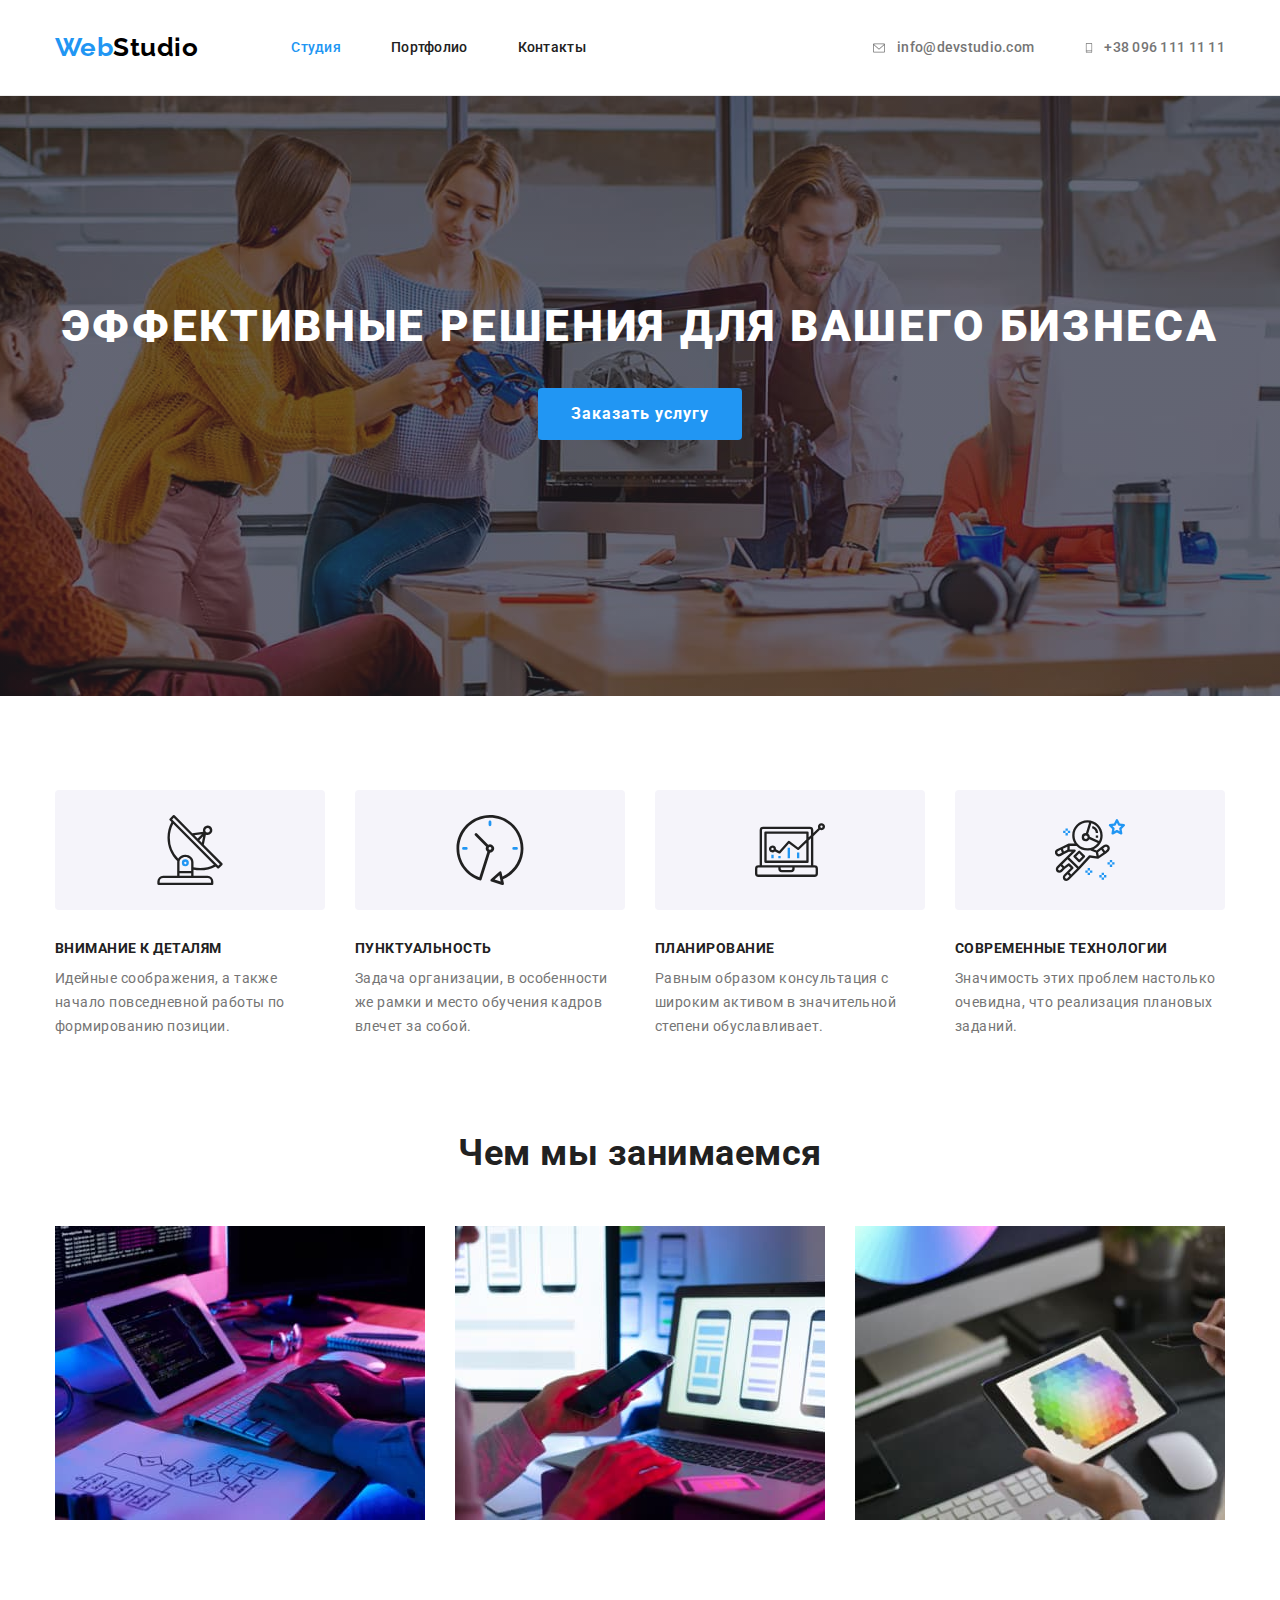
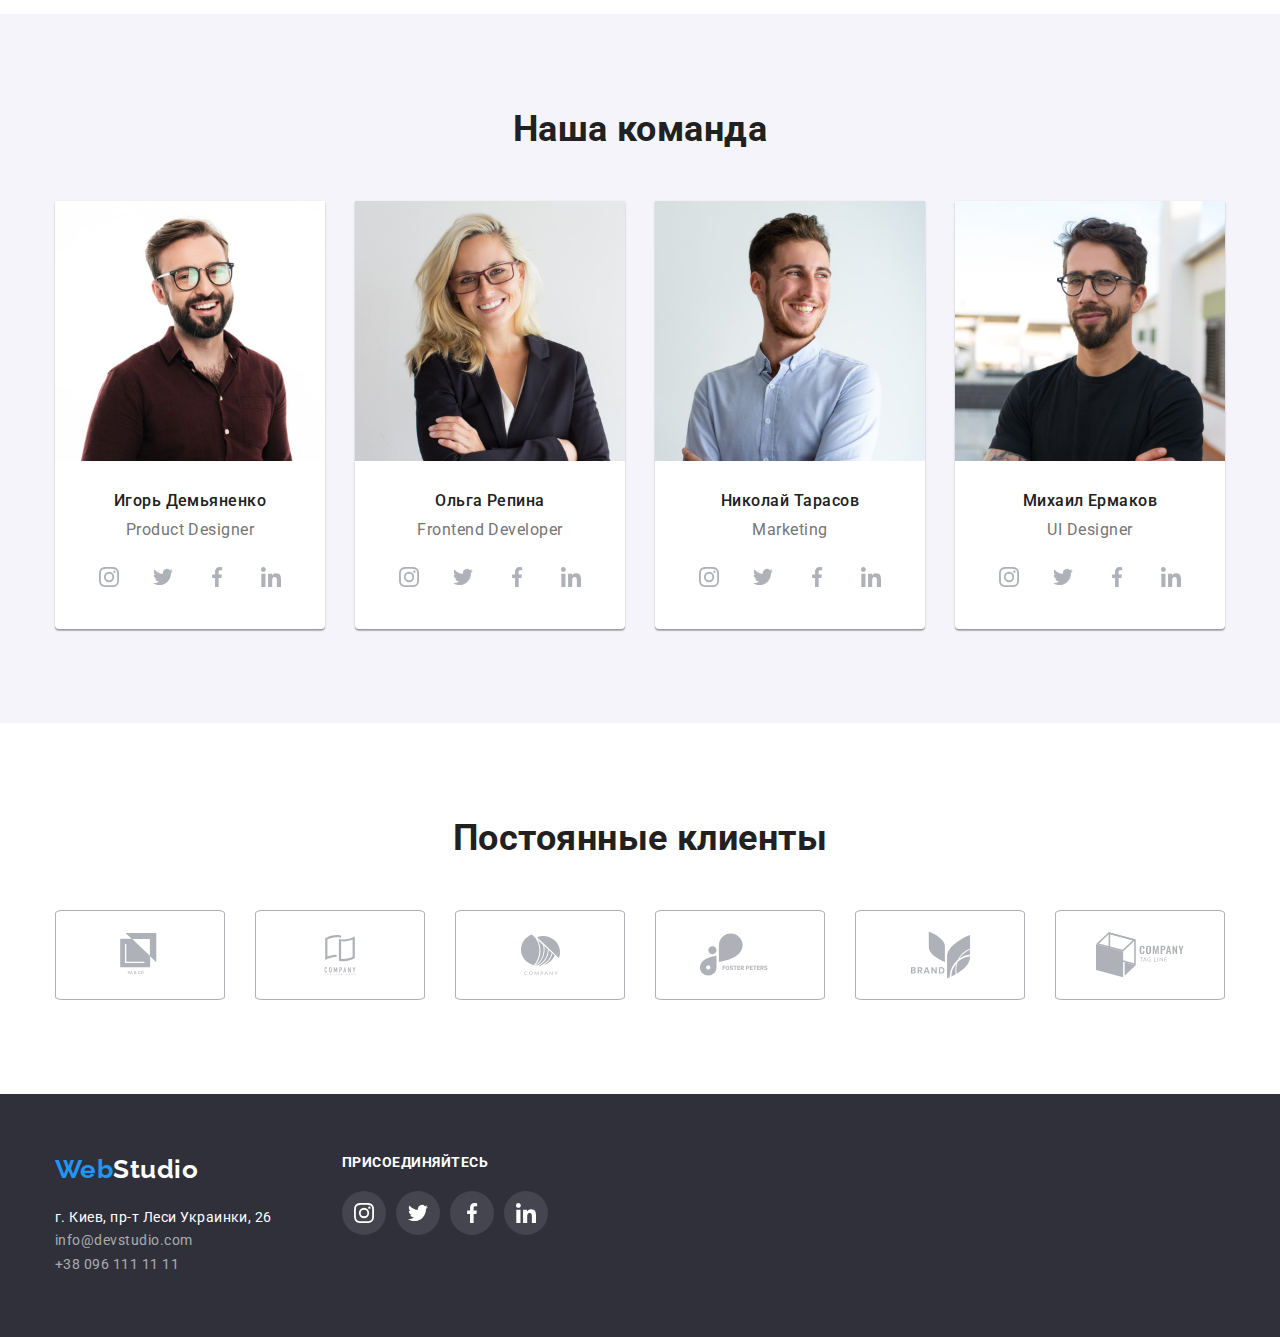
<file: index.html>
<!DOCTYPE html>
<html lang="ru">
    <head>
        <meta charset="UTF-8">
        <meta name="viewport" content="width=device-width, initial-scale=1.0">
        
        <link rel="preconnect" href="https://fonts.gstatic.com">
        <link href="https://fonts.googleapis.com/css2?family=Raleway:wght@700&family=Roboto:wght@400;500;700;900&display=swap"
            rel="stylesheet">

        <link rel="stylesheet" href="./css/modern-normalize.css">
        <link rel="stylesheet" href="./css/styles.css">
        
        <title>Студия</title>
    </head>
    <body>
        <!-- Шапка сайта -->
        <header>
            <div class="container main-nav">
                <nav class="main-nav">
                    <a href="./index.html" class="main-logo">
                        <span class="logo logo-header"><span class="logo-accent">Web</span>Studio</span>
                    </a>
                    
                    <ul class="site-nav list">
                        <li class="item"><a href="./index.html" class="link current">Студия</a></li>
                        <li class="item"><a href="./portfolio.html" class="link">Портфолио</a></li>
                        <li class="item"><a href="" class="link">Контакты</a></li>
                    </ul>
                </nav>

                <ul class="auth-nav list">
                    <li class="item">
                        <a href="mailto:info@devstudio.com" class="link">
                            <div class="auth-thumb">
                                <svg class="envelope-icon" width="16" height="12">
                                    <use href="./images/svg-sprite.svg#envelope"></use>
                                </svg>
                                info@devstudio.com
                            </div>
                        </a>
                    </li>
                    <li class="item">
                        <a href="tel:+380961111111" class="link">
                            <div class="auth-thumb">
                                <svg class="smartphone-icon" width="10" height="16">
                                    <use href="./images/svg-sprite.svg#smartphone"></use>
                                </svg>
                                +38 096 111 11 11
                            </div>
                        </a>
                    </li>
                </ul>
            </div>
        </header>

        <main>
            <!-- Герой -->
            <section class="hero centered">
                <div class="container hero">
                    <h1 class="hero-title">Эффективные решения для вашего бизнеса</h1>
                    <button type="button" class="button">Заказать услугу</button>
                </div>
            </section>

            <!-- Преимущества -->
            <section class="section features">
                <div class="container features">
                    <!-- <h2>Преимущества</h2> -->
                    <ul class="feature-list">
                        <li class="feature-item">
                            <div class="thumb">
                                <svg class="antenna">
                                    <use href="./images/svg-sprite.svg#antenna"></use>
                                </svg>
                            </div>
                            <h3 class="title">Внимание к деталям</h3>
                            <p class="specification">
                                Идейные соображения, а также начало повседневной работы по формированию позиции.
                            </p>
                        </li>
                        <li class="feature-item">
                            <div class="thumb">
                                <svg class="clock">
                                    <use href="./images/svg-sprite.svg#clock"></use>
                                </svg>
                            </div>
                            <h3 class="title">Пунктуальность</h3>
                            <p class="specification">
                                Задача организации, в особенности же рамки и место обучения кадров влечет за собой.
                            </p>
                        </li>
                        <li class="feature-item">
                            <div class="thumb">
                                <svg class="diagram">
                                    <use href="./images/svg-sprite.svg#diagram"></use>
                                </svg>
                            </div>
                            <h3 class="title">Планирование</h3>
                            <p class="specification">
                                Равным образом консультация с широким активом в значительной степени обуславливает.
                            </p>
                        </li>
                        <li class="feature-item">
                            <div class="thumb">
                                <svg class="astronaut">
                                    <use href="./images/svg-sprite.svg#astronaut"></use>
                                </svg>
                            </div>
                            <h3 class="title">Современные технологии</h3>
                            <p class="specification">
                                Значимость этих проблем настолько очевидна, что реализация плановых заданий.
                            </p>
                        </li>
                    </ul>
                </div>
            </section>

            <!-- Примеры работы -->
            <section class="section examples">
                <div class="container examples">
                    <h2 class="section-title centered">Чем мы занимаемся</h2>
                
                    <ul class="example-list">
                        <li class="example-item">
                            <img src="./images/img1.jpg" alt="" width="370" />
                        </li>
                        <li class="example-item">
                            <img src="./images/img2.jpg" alt="" width="370" />
                        </li>
                        <li class="example-item">
                            <img src="./images/img3.jpg" alt="" width="370" />
                        </li>
                    </ul>
                </div>
            </section>

            <!-- Команда -->
            <section class="section crew">
                <div class="container crew">
                    <h2 class="section-title centered">Наша команда</h2>
                    <ul class="crew-list">
                        <li class="crew-card">
                            <img src="./images/crew1.jpg" alt="фото Игоря Демьяненко" width="270" class="photo" />
                            <div class="personal-info">
                                <h3 class="title centered">Игорь Демьяненко</h3>
                                <p class="position centered">Product Designer</p>
                                <ul class="crew-social-links">
                                    <li class="crew-social-links item">
                                        <a href="" class="social-link">
                                            <div class="link-icon">
                                                <svg class="instagram icon">
                                                    <use href="./images/svg-sprite.svg#instagram"></use>
                                                </svg>
                                            </div>
                                        </a>
                                    </li>
                                    <li class="crew-social-links item">
                                        <a href="" class="social-link">
                                            <div class="link-icon">
                                                <svg class="twitter icon">
                                                    <use href="./images/svg-sprite.svg#twitter"></use>
                                                </svg>
                                            </div>
                                        </a>
                                    </li>
                                    <li class="crew-social-links item">
                                        <a href="" class="social-link">
                                            <div class="link-icon">
                                                <svg class="facebook icon">
                                                    <use href="./images/svg-sprite.svg#facebook"></use>
                                                </svg>
                                            </div>
                                        </a>
                                    </li>
                                    <li class="crew-social-links item">
                                        <a href="" class="social-link">
                                            <div class="link-icon">
                                                <svg class="linkedin icon">
                                                    <use href="./images/svg-sprite.svg#linkedin"></use>
                                                </svg>
                                            </div>
                                        </a>
                                    </li>
                                </ul>
                            </div>
                        </li>
                        <li class="crew-card">
                            <img src="./images/crew2.jpg" alt="фото Ольги Репиной" width="270" class="photo" />
                            <div class="personal-info">
                                <h3 class="title centered">Ольга Репина</h3>
                                <p class="position centered">Frontend Developer</p>
                                <ul class="crew-social-links">
                                    <li class="crew-social-links item">
                                        <a href="" class="social-link">
                                            <div class="link-icon">
                                                <svg class="instagram icon">
                                                    <use href="./images/svg-sprite.svg#instagram"></use>
                                                </svg>
                                            </div>
                                        </a>
                                    </li>
                                    <li class="crew-social-links item">
                                        <a href="" class="social-link">
                                            <div class="link-icon">
                                                <svg class="twitter icon">
                                                    <use href="./images/svg-sprite.svg#twitter"></use>
                                                </svg>
                                            </div>
                                        </a>
                                    </li>
                                    <li class="crew-social-links item">
                                        <a href="" class="social-link">
                                            <div class="link-icon">
                                                <svg class="facebook icon">
                                                    <use href="./images/svg-sprite.svg#facebook"></use>
                                                </svg>
                                            </div>
                                        </a>
                                    </li>
                                    <li class="crew-social-links item">
                                        <a href="" class="social-link">
                                            <div class="link-icon">
                                                <svg class="linkedin icon">
                                                    <use href="./images/svg-sprite.svg#linkedin"></use>
                                                </svg>
                                            </div>
                                        </a>
                                    </li>
                                </ul>
                            </div>
                        </li>
                        <li class="crew-card">
                            <img src="./images/crew3.jpg" alt="фото Николая Тарасова" width="270" class="photo" />
                            <div class="personal-info">
                                <h3 class="title centered">Николай Тарасов</h3>
                                <p class="position centered">Marketing</p>
                                <ul class="crew-social-links">
                                    <li class="crew-social-links item">
                                        <a href="" class="social-link">
                                            <div class="link-icon">
                                                <svg class="instagram icon">
                                                    <use href="./images/svg-sprite.svg#instagram"></use>
                                                </svg>
                                            </div>
                                        </a>
                                    </li>
                                    <li class="crew-social-links item">
                                        <a href="" class="social-link">
                                            <div class="link-icon">
                                                <svg class="twitter icon">
                                                    <use href="./images/svg-sprite.svg#twitter"></use>
                                                </svg>
                                            </div>
                                        </a>
                                    </li>
                                    <li class="crew-social-links item">
                                        <a href="" class="social-link">
                                            <div class="link-icon">
                                                <svg class="facebook icon">
                                                    <use href="./images/svg-sprite.svg#facebook"></use>
                                                </svg>
                                            </div>
                                        </a>
                                    </li>
                                    <li class="crew-social-links item">
                                        <a href="" class="social-link">
                                            <div class="link-icon">
                                                <svg class="linkedin icon">
                                                    <use href="./images/svg-sprite.svg#linkedin"></use>
                                                </svg>
                                            </div>
                                        </a>
                                    </li>
                                </ul>
                            </div>
                        </li>
                        <li class="crew-card">
                            <img src="./images/crew4.jpg" alt="фото Михаила Ермакова" width="270" class="photo" />
                            <div class="personal-info">
                                <h3 class="title centered">Михаил Ермаков</h3>
                                <p class="position centered">UI Designer</p>
                                <ul class="crew-social-links">
                                    <li class="crew-social-links item">
                                        <a href="" class="social-link">
                                            <div class="link-icon">
                                                <svg class="instagram icon">
                                                    <use href="./images/svg-sprite.svg#instagram"></use>
                                                </svg>
                                            </div>
                                        </a>
                                    </li>
                                    <li class="crew-social-links item">
                                        <a href="" class="social-link">
                                            <div class="link-icon">
                                                <svg class="twitter icon">
                                                    <use href="./images/svg-sprite.svg#twitter"></use>
                                                </svg>
                                            </div>
                                        </a>
                                    </li>
                                    <li class="crew-social-links item">
                                        <a href="" class="social-link">
                                            <div class="link-icon">
                                                <svg class="facebook icon">
                                                    <use href="./images/svg-sprite.svg#facebook"></use>
                                                </svg>
                                            </div>
                                        </a>
                                    </li>
                                    <li class="crew-social-links item">
                                        <a href="" class="social-link">
                                            <div class="link-icon">
                                                <svg class="linkedin icon">
                                                    <use href="./images/svg-sprite.svg#linkedin"></use>
                                                </svg>
                                            </div>
                                        </a>
                                    </li>
                                </ul>
                            </div>
                        </li>
                    </ul>
                </div>
            </section>

            <!-- Клиенты -->
            <section class="section clients">
                <div class="container clients">
                    <h2 class="section-title centered">Постоянные клиенты</h2>
                    <ul class="clients-list">
                        <li class="clients-list item">
                            <a href="">
                                <div class="client-logo">
                                    <svg class="logo-icon" width="44">
                                        <use href="./images/svg-sprite.svg#logo-1"></use>
                                    </svg>
                                </div>
                            </a>
                        </li>
                        <li class="clients-list item">
                            <a href="">
                                <div class="client-logo">
                                    <svg class="logo-icon" width="40">
                                        <use href="./images/svg-sprite.svg#logo-2"></use>
                                    </svg>
                                </div>
                            </a>
                        </li>
                        <li class="clients-list item">
                            <a href="">
                                <div class="client-logo">
                                    <svg class="logo-icon" width="41">
                                        <use href="./images/svg-sprite.svg#logo-3"></use>
                                    </svg>
                                </div>
                            </a>
                        </li>
                        <li class="clients-list item">
                            <a href="">
                                <div class="client-logo">
                                    <svg class="logo-icon" width="80">
                                        <use href="./images/svg-sprite.svg#logo-4"></use>
                                    </svg>
                                </div>
                            </a>
                        </li>
                        <li class="clients-list item">
                            <a href="">
                                <div class="client-logo">
                                    <svg class="logo-icon" width="59">
                                        <use href="./images/svg-sprite.svg#logo-5"></use>
                                    </svg>
                                </div>
                            </a>
                        </li>
                        <li class="clients-list item">
                            <a href="">
                                <div class="client-logo">
                                    <svg class="logo-icon" width="88">
                                        <use href="./images/svg-sprite.svg#logo-6"></use>
                                    </svg>
                                </div>
                            </a>
                        </li>
                    </ul>
                </div>
            </section>


        </main>

        <!-- Футер -->
        <footer class="footer">
        <div class="container footer-content">
            <div class="logo-adress-part">
                <a href="./index.html" class="secondary-logo">
                    <span class="logo logo-footer"><span class="logo-accent">Web</span>Studio</span>
                </a>

                <address>
                    <ul class="secondary-nav">
                        <li> 
                            <a href="" class="actual-adress">г. Киев, пр-т Леси Украинки, 26</a>
                        </li>
                        <li>
                            <a href="mailto:info@devstudio.com" class="email">info@devstudio.com</a>
                        </li>
                        <li>
                            <a href="tel:+380961111111" class="telephone">+38 096 111 11 11</a>
                        </li>
                    </ul>
                </address>
            </div>

            <div class="footer-links">
                <span class="text">присоединяйтесь</span>

                <ul class="footer-social-links">
                    <li class="footer-social-links item">
                        <a href="" class="social-link">
                            <div class="footer-link-icon">
                                <svg class="instagram icon">
                                    <use href="./images/svg-sprite.svg#instagram"></use>
                                </svg>
                            </div>
                        </a>
                    </li>
                    <li class="footer-social-links item">
                        <a href="" class="social-link">
                            <div class="footer-link-icon">
                                <svg class="twitter icon">
                                    <use href="./images/svg-sprite.svg#twitter"></use>
                                </svg>
                            </div>
                        </a>
                    </li>
                    <li class="footer-social-links item">
                        <a href="" class="social-link">
                            <div class="footer-link-icon">
                                <svg class="facebook icon">
                                    <use href="./images/svg-sprite.svg#facebook"></use>
                                </svg>
                            </div>
                        </a>
                    </li>
                    <li class="footer-social-links item">
                        <a href="" class="social-link">
                            <div class="footer-link-icon">
                                <svg class="linkedin icon">
                                    <use href="./images/svg-sprite.svg#linkedin"></use>
                                </svg>
                            </div>
                        </a>
                    </li>
                </ul>
            </div>
        </div>
        </footer>
    </body>
</html>
</file>
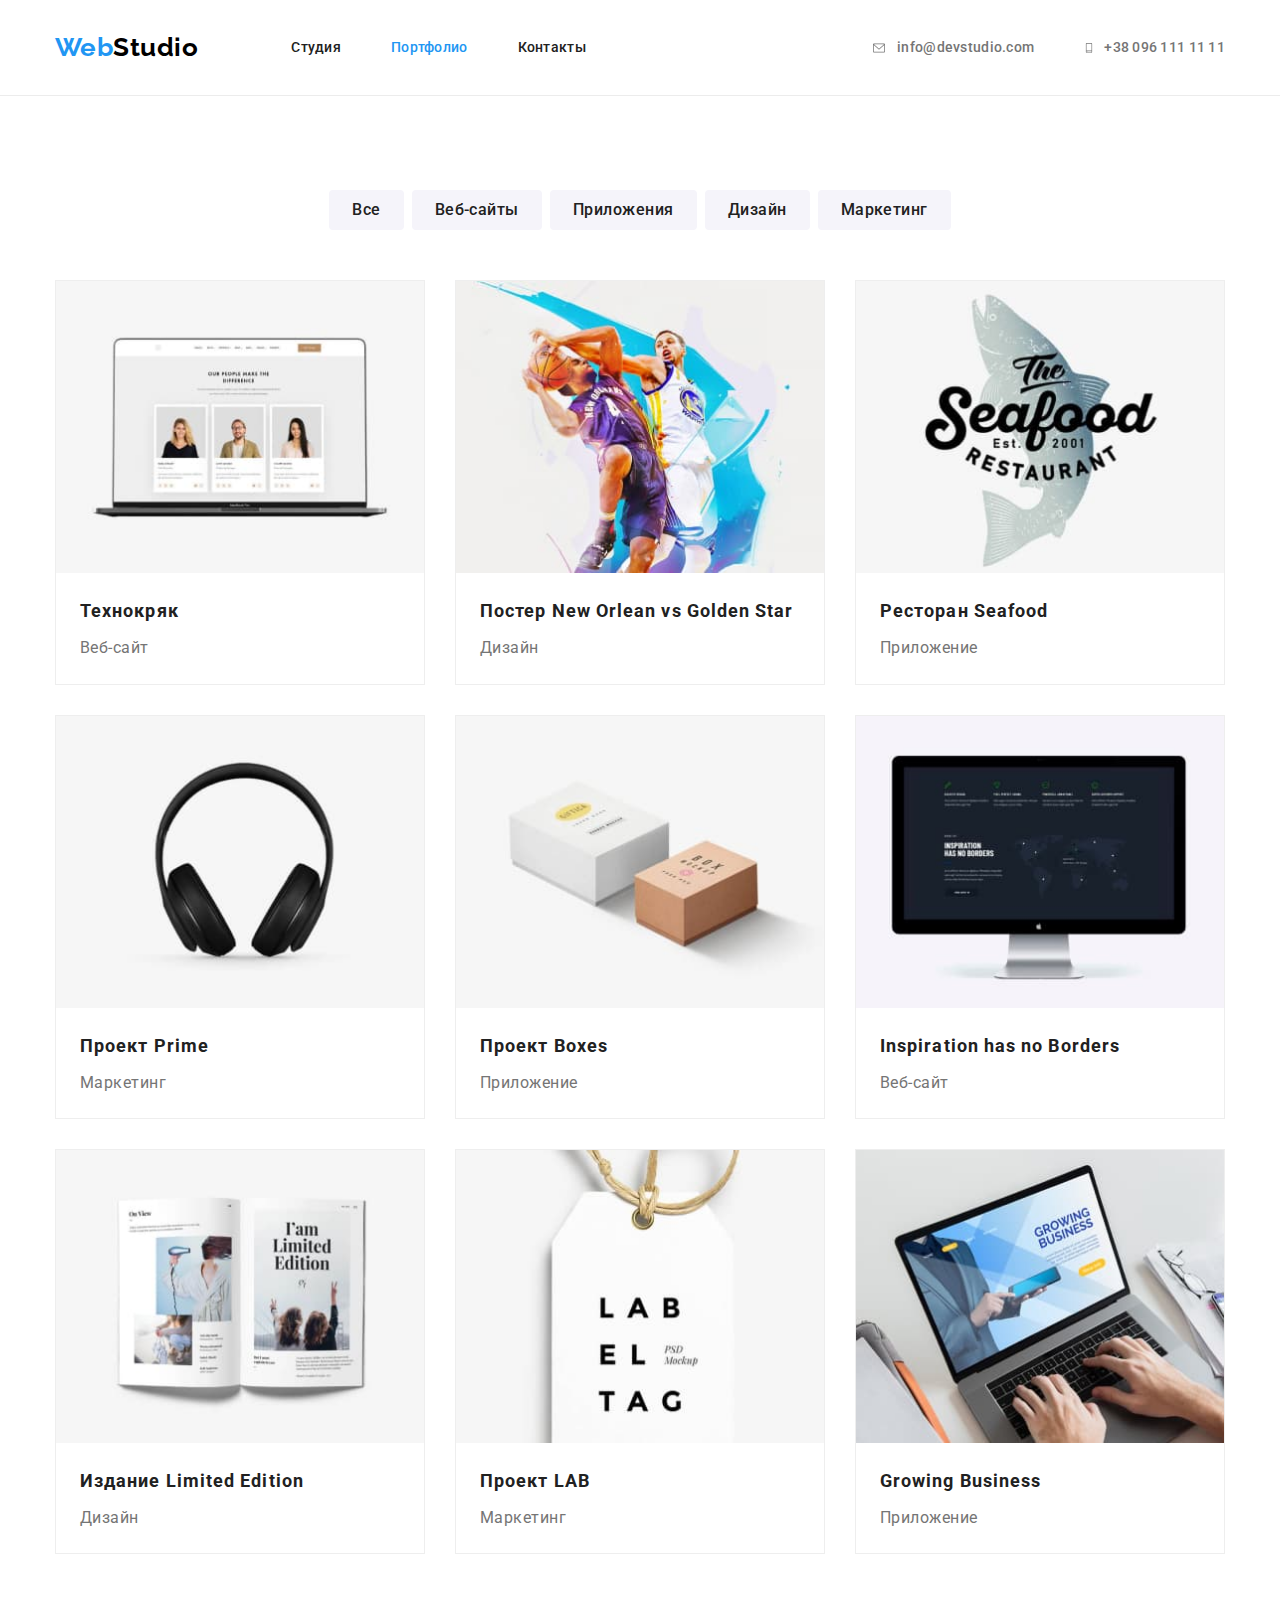
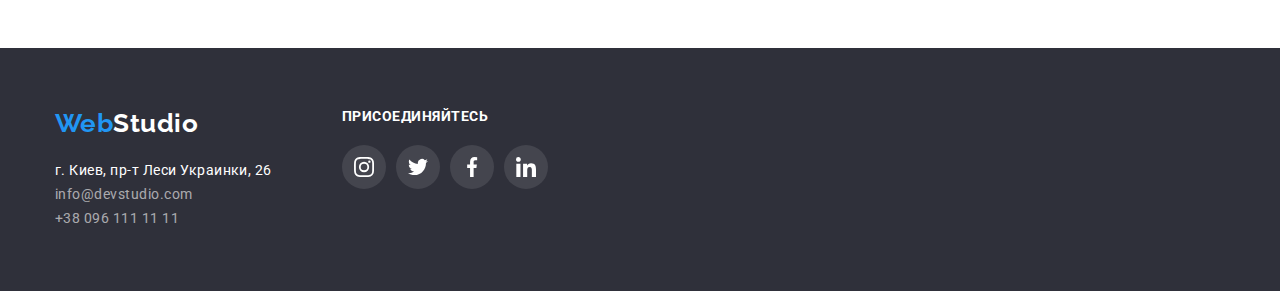
<file: portfolio.html>
<!DOCTYPE html>
<html lang="ru">
    <head>
        <meta charset="UTF-8">
        <meta name="viewport" content="width=device-width, initial-scale=1.0">
        
        <link rel="preconnect" href="https://fonts.gstatic.com">
        <link href="https://fonts.googleapis.com/css2?family=Raleway:wght@700&family=Roboto:wght@400;500;700;900&display=swap"
            rel="stylesheet">
        
        <link rel="stylesheet" href="./css/modern-normalize.css">
        <link rel="stylesheet" href="./css/styles.css">
        
        <title>Портфолио</title>
    </head>
    <body>
        <!-- Шапка сайта -->
        <header>
            <div class="container main-nav">
                <nav class="main-nav">
                    <a href="./index.html" class="main-logo">
                        <span class="logo logo-header"><span class="logo-accent">Web</span>Studio</span>
                    </a>
        
                    <ul class="site-nav list">
                        <li class="item"><a href="./index.html" class="link">Студия</a></li>
                        <li class="item"><a href="./portfolio.html" class="link current">Портфолио</a></li>
                        <li class="item"><a href="" class="link">Контакты</a></li>
                    </ul>
                </nav>
            
                <ul class="auth-nav list">
                    <li class="item">
                        <a href="mailto:info@devstudio.com" class="link">
                            <div class="auth-thumb">
                                <svg class="envelope-icon" width="16" height="12">
                                    <use href="./images/svg-sprite.svg#envelope"></use>
                                </svg>
                                info@devstudio.com
                            </div>
                        </a>
                    </li>
                    <li class="item">
                        <a href="tel:+380961111111" class="link">
                            <div class="auth-thumb">
                                <svg class="smartphone-icon" width="10" height="16">
                                    <use href="./images/svg-sprite.svg#smartphone"></use>
                                </svg>
                                +38 096 111 11 11
                            </div>
                        </a>
                    </li>
                </ul>
            </div>
        </header>

        <main>

            <!-- <h1>Портфолио</h1> -->
            <section>
                <div class="container selectors">
                    <!-- Фильтры -->
                    <ul class="selector">
                        <li class="selector-type">
                            <button type="button" class="button">Все</button>
                        </li>
                        <li class="selector-type">
                            <button type="button" class="button">Веб-сайты</button>
                        </li>
                        <li class="selector-type">
                            <button type="button" class="button">Приложения</button>
                        </li>
                        <li class="selector-type">
                            <button type="button" class="button">Дизайн</button>
                        </li>
                        <li class="selector-type">
                            <button type="button" class="button">Маркетинг</button>
                        </li>
                    </ul>

                    <!-- Проекты -->
                    <ul class="project">
                        <li class="project-item">
                            <a href="">
                                <img src="./images/project1.jpg" alt="Веб-сайт Технокряк" width="370" class="image">
                                <div class="group">
                                    <h2 class="title">Технокряк</h2>
                                    <p class="type">Веб-сайт</p>
                                </div>
                            </a>
                        </li>
                        <li class="project-item">
                            <a href="">
                                <img src="./images/project2.jpg" alt="Дизайн постера New Orlean vs Golden Star" width="370" class="image">
                                <div class="group">
                                    <h2 class="title">Постер New Orlean vs Golden Star</h2>
                                    <p class="type">Дизайн</p>
                                </div>
                            </a>
                        </li>
                        <li class="project-item">
                            <a href="">
                                <img src="./images/project3.jpg" alt="Лого из приложения ресторана Seafood" width="370" class="image">
                                <div class="group">
                                    <h2 class="title">Ресторан Seafood</h2>
                                    <p class="type">Приложение</p>
                                </div>
                            </a>
                        </li>
                        <li class="project-item">
                            <a href="">
                                <img src="./images/project4.jpg" alt="Лого проекта Prime" width="370" class="image">
                                <div class="group">
                                    <h2 class="title">Проект Prime</h2>
                                    <p class="type">Маркетинг</p>
                                </div>
                            </a>
                        </li>
                        <li class="project-item">
                            <a href="">
                                <img src="./images/project5.jpg" alt="Лого приложения проекта Boxes" width="370" class="image">
                                <div class="group">
                                    <h2 class="title">Проект Boxes</h2>
                                    <p class="type">Приложение</p>
                                </div>
                            </a>
                        </li>
                        <li class="project-item">
                            <a href="">
                                <img src="./images/project6.jpg" alt="Веб-сайт Inspiration has no Borders" width="370" class="image">
                                <div class="group">
                                    <h2 class="title">Inspiration has no Borders</h2>
                                    <p class="type">Веб-сайт</p>
                                </div>
                            </a>
                        </li>
                        <li class="project-item">
                            <a href="">
                                <img src="./images/project7.jpg" alt="Дизайн издания Limited Edition" width="370" class="image">
                                <div class="group">
                                    <h2 class="title">Издание Limited Edition</h2>
                                    <p class="type">Дизайн</p>
                                </div>
                            </a>
                        </li>
                        <li class="project-item">
                            <a href="">
                                <img src="./images/project8.jpg" alt="Лого проекта LAB" width="370" class="image">
                                <div class="group">
                                    <h2 class="title">Проект LAB</h2>
                                    <p class="type">Маркетинг</p>
                                </div>
                            </a>
                        </li>
                        <li class="project-item">
                            <a href="">
                                <img src="./images/project9.jpg" alt="Дизайн приложения Growing Business" width="370" class="image">
                                <div class="group">
                                    <h2 class="title">Growing Business</h2>
                                    <p class="type">Приложение</p>
                                </div>
                            </a>
                        </li>
                    </ul>
                </div>
            </section>
        </main>

        <!-- Футер -->
        <footer class="footer">
            <div class="container footer-content">
                <div class="logo-adress-part">
                    <a href="./index.html" class="secondary-logo">
                        <span class="logo logo-footer"><span class="logo-accent">Web</span>Studio</span>
                    </a>
        
                    <address>
                        <ul class="secondary-nav">
                            <li>
                                <a href="" class="actual-adress">г. Киев, пр-т Леси Украинки, 26</a>
                            </li>
                            <li>
                                <a href="mailto:info@devstudio.com" class="email">info@devstudio.com</a>
                            </li>
                            <li>
                                <a href="tel:+380961111111" class="telephone">+38 096 111 11 11</a>
                            </li>
                        </ul>
                    </address>
                </div>
        
                <div class="footer-links">
                    <span class="text">присоединяйтесь</span>
        
                    <ul class="footer-social-links">
                        <li class="footer-social-links item">
                            <a href="" class="social-link">
                                <div class="footer-link-icon">
                                    <svg class="instagram icon">
                                        <use href="./images/svg-sprite.svg#instagram"></use>
                                    </svg>
                                </div>
                            </a>
                        </li>
                        <li class="footer-social-links item">
                            <a href="" class="social-link">
                                <div class="footer-link-icon">
                                    <svg class="twitter icon">
                                        <use href="./images/svg-sprite.svg#twitter"></use>
                                    </svg>
                                </div>
                            </a>
                        </li>
                        <li class="footer-social-links item">
                            <a href="" class="social-link">
                                <div class="footer-link-icon">
                                    <svg class="facebook icon">
                                        <use href="./images/svg-sprite.svg#facebook"></use>
                                    </svg>
                                </div>
                            </a>
                        </li>
                        <li class="footer-social-links item">
                            <a href="" class="social-link">
                                <div class="footer-link-icon">
                                    <svg class="linkedin icon">
                                        <use href="./images/svg-sprite.svg#linkedin"></use>
                                    </svg>
                                </div>
                            </a>
                        </li>
                    </ul>
                </div>
            </div>
        </footer>
    </body> 
</html>
</file>
<file: css/styles.css>
/* ЦВЕТ ФОНА
Главный #ffffff
Герой и футер #2F303A
Наша команда #F5F4FA
Кнопка-герой #2196F3
Акцент кнопки-героя #188CE8
Линия МЕЖДУ героем и футером #ECECEC

ЦВЕТ ТЕКСТА
Цвет заголовков #212121
Основной цвет #757575
Акцент #2196F3
Герой и кнопка #ffffff
Футер адрес #ffffff
Футер телефон и почта rgba(255, 255, 255, 0.6)

ЦВЕТА ПОРТФОЛИО
Основной фон #FFFFFF
Фон кнопок #F5F4FA
Основной текст #757575
Цвет заголовков и кнопок #212121
Акцент #2196F3
Цвет рамки карточек  #eeeeee
Линия МЕЖДУ героем и футером #ECECEC
*/

/* Utility */
:root {
  --primary-text-color: #757575;
  --primary-white-color: #ffffff;
  --title-text-color: #212121;
  --accent-color: #2196f3;
  --bg-color: #2f303a;
  --secondary-bg-color: #f5f4fa;
  --selector-bg-color: #f5f4fa;
  --project-border: #eeeeee;
}

body {
  background-color: var(--primary-white-color);
  color: var(--primary-text-color);
  font-family: Roboto, sans-serif;
  font-weight: 400;
  letter-spacing: 0.03em;
}

h1,
h2,
h3,
h4,
h5,
h6 {
  margin: 0px;
  padding: 0px;
}

p {
  margin: 0px;
  padding: 0px;
}
span {
  margin: 0px;
  padding: 0px;
}

ul {
  margin: 0px;
  padding: 0px;
  list-style: none;
}

a {
  text-decoration: none;
}

img {
  display: block;
  max-width: 100%;
  height: auto;
}

.container {
  width: 1200px;
  padding-left: 15px;
  padding-right: 15px;
  margin-left: auto;
  margin-right: auto;
}

.list {
  padding: 0;
  margin: 0;
  list-style: none;
}

/* Logo */
.logo {
  font-family: Raleway, sans-serif;
  font-weight: bold;
  font-size: 26px;
  line-height: 1.2;
}

.logo-header {
  color: #000000;
}

.logo-footer {
  color: var(--primary-white-color);
}

.logo-accent {
  color: var(--accent-color);
}

.main-logo {
  display: block;
  padding-top: 32px;
  padding-bottom: 32px;
}

.secondary-logo {
  display: block;
  margin-bottom: 20px;
}

/* Background */
.hero {
  background-color: var(--bg-color);
  letter-spacing: 0.06em;
  max-width: 1600px;
  height: 600px;
  margin-left: auto;
  margin-right: auto;
  background-image: linear-gradient(
      to bottom,
      rgba(47, 48, 58, 0.4),
      rgba(47, 48, 58, 0.4)
    ),
    url(../images/hero.jpg);
  background-repeat: no-repeat;
  background-position: center;
  background-size: cover;
}

.section.crew {
  background-color: var(--secondary-bg-color);
}

.footer {
  background-color: var(--bg-color);

  padding-top: 60px;
  padding-bottom: 60px;
}

/* Navigation */
.main-nav {
  display: flex;
  align-items: center;
}

.site-nav {
  display: flex;
  margin-left: 93px;
}

.site-nav .item:not(:last-child) {
  margin-right: 50px;
}

.auth-nav {
  display: flex;
  margin-left: auto;
}

.auth-nav .item:not(:last-child) {
  margin-right: 50px;
}

.site-nav,
.auth-nav {
  font-weight: 500;
  font-size: 14px;
  line-height: 1.14;
  letter-spacing: 0.02em;
}

.site-nav .link {
  color: var(--title-text-color);

  display: block;
  padding-top: 32px;
  padding-bottom: 32px;
}

.auth-nav .link {
  color: var(--primary-text-color);

  display: block;
  padding-top: 32px;
  padding-bottom: 32px;
}

.site-nav .link.current {
  color: var(--accent-color);
}

.site-nav .link:hover,
.site-nav .link:focus,
.auth-nav .link:hover,
.auth-nav .link:focus {
  color: var(--accent-color);
}

/* Titles */
.hero-title {
  color: var(--primary-white-color);
  font-weight: 900;
  font-size: 44px;
  line-height: 1.4;
  letter-spacing: 0.06em;
  text-transform: uppercase;
  margin-bottom: 30px;
}

.section-title {
  color: var(--title-text-color);
  font-weight: 700;
  font-size: 36px;
  line-height: 1.2;
  margin-bottom: 50px;
}

.feature-list .title {
  color: var(--title-text-color);
  font-weight: 700;
  font-size: 14px;
  line-height: 1.2;
  text-transform: uppercase;
  margin-bottom: 10px;
}

.crew-list .title {
  color: var(--title-text-color);
  font-weight: 500;
  font-size: 16px;
  line-height: 1.2;
}

.project .title {
  color: var(--title-text-color);
  font-weight: 700;
  font-size: 18px;
  line-height: 2;
  letter-spacing: 0.06em;
}

.centered {
  text-align: center;
}

/* Text containers*/
.feature-list .specification {
  font-size: 14px;
  line-height: 1.7;
}

.crew-list .position {
  font-size: 16px;
  line-height: 1.2;
  padding-bottom: 16px;
}

.project .type {
  color: var(--primary-text-color);
  font-size: 16px;
  line-height: 1.9;
}

/* Button */
.hero .button {
  color: var(--primary-white-color);
  background-color: var(--accent-color);
  font-weight: 700;
  font-size: 16px;
  line-height: 1.9;
  text-align: center;
  letter-spacing: 0.06em;

  min-width: 200px;
  border: 1px solid transparent;
  border-radius: 4px;
  padding: 10px 32px;
}

.hero .button:hover,
.hero .button:focus,
.hero .button:active {
  color: var(--primary-white-color);
  background-color: #188ce8;
}

/* Selector menu */
.selector .button {
  color: var(--title-text-color);
  background-color: var(--selector-bg-color);
  font-weight: 500;
  font-size: 16px;
  line-height: 1.6;
  text-align: center;
  letter-spacing: inherit;

  border: 1px solid transparent;
  border-radius: 4px;
  padding: 6px 22px;
}

.selector .button:hover,
.selector .button:focus,
.selector .button:active {
  color: var(--primary-white-color);
  background-color: var(--accent-color);
  box-shadow: 0px 3px 1px rgba(0, 0, 0, 0.1), 0px 1px 2px rgba(0, 0, 0, 0.08),
    0px 2px 2px rgba(0, 0, 0, 0.12);
}

/* Flexbox and containers */
header {
  border-bottom: 1px solid #ececec;
}

.container.hero {
  padding-top: 200px;
  padding-bottom: 200px;
}

.section.features {
  padding-top: 94px;
  padding-bottom: 94px;
}

.feature-list {
  display: flex;
}

.feature-item {
  width: 270px;
}
.feature-item:not(:last-child) {
  margin-right: 30px;
}

.section.examples {
  padding-bottom: 94px;
}

.example-list {
  display: flex;
}

.example-item:not(:last-child) {
  margin-right: 30px;
}

.section.crew {
  padding-top: 94px;
  padding-bottom: 94px;
}

.crew-list {
  display: flex;
}

.crew-card {
  background: #ffffff;
  box-shadow: 0px 1px 3px rgba(0, 0, 0, 0.12), 0px 1px 1px rgba(0, 0, 0, 0.14),
    0px 2px 1px rgba(0, 0, 0, 0.2);
  border-radius: 0px 0px 4px 4px;
}

.crew-card:not(:last-child) {
  margin-right: 30px;
}

.crew-list .personal-info {
  padding-top: 30px;
  padding-right: 32px;
  padding-bottom: 30px;
  padding-left: 32px;
}

.crew-list .title {
  margin-bottom: 10px;
}

.crew-social-links {
  display: flex;
  justify-content: center;
}

.section.clients {
  padding-top: 94px;
  padding-bottom: 94px;
}

.clients-list {
  display: flex;
}

.container.selectors {
  padding-top: 94px;
  padding-bottom: 94px;
}

.selector {
  display: flex;
  justify-content: center;
  margin-bottom: 50px;
}

.selector-type:not(:last-child) {
  margin-right: 8px;
}

.project {
  display: flex;
  flex-wrap: wrap;
}

.project-item {
  width: calc((100% - 60px) / 3);
  /*width: 370px;*/
  border: 1px solid #eeeeee;
  margin-right: 30px;
  margin-bottom: 30px;
}

.project-item:hover,
.project-item:focus,
.project-item:active {
  box-shadow: 0px 1px 1px rgba(0, 0, 0, 0.12), 0px 4px 4px rgba(0, 0, 0, 0.06),
    1px 4px 6px rgba(0, 0, 0, 0.16);
}

.project-item:nth-child(3n) {
  margin-right: 0px;
}

.project-item:nth-last-child(-n + 3) {
  margin-bottom: 0px;
}

.project-item .group {
  padding: 20px 24px;
}

.project-item .title {
  margin-bottom: 4px;
}

.footer-content {
  display: flex;
}

/* Footer */
.logo-adress-part {
  margin-right: 70px;
}

.secondary-nav {
  font-style: normal;
  font-size: 14px;
  line-height: 1.7;
}

.secondary-nav .actual-adress {
  color: var(--primary-white-color);
}

.secondary-nav .email,
.secondary-nav .telephone {
  color: rgba(255, 255, 255, 0.6);
}

.footer-links .text {
  display: block;
  color: var(--primary-white-color);

  font-weight: bold;
  font-size: 14px;
  line-height: 1.2;
  text-transform: uppercase;

  margin-bottom: 20px;
}

.footer-social-links {
  display: flex;
  justify-content: center;
}

/* Icons */

.auth-thumb {
  display: flex;
  align-items: center;
  justify-content: space-between;
}

.envelope-icon,
.smartphone-icon {
  fill: currentColor;
  margin-right: 10px;
}

.thumb {
  display: flex;
  align-items: center;
  justify-content: center;
  height: 120px;
  margin-bottom: 30px;
  border-radius: 4px;
  background-color: #f5f4fa;
}

.antenna {
  width: 70px;
}

.clock {
  width: 70px;
}

.diagram {
  width: 70px;
}

.astronaut {
  width: 70px;
}

.link-icon {
  width: 44px;
  height: 44px;
  padding: 12px;
  color: #afb1b8;
  background-color: var(--primary-white-color);
  border-radius: 50%;
}

.crew-social-links.item:not(:last-child) {
  margin-right: 10px;
}

.icon {
  width: 20px;
  height: 20px;
  fill: currentColor;
}

.link-icon:hover,
.link-icon:focus,
.link-icon:active {
  color: var(--primary-white-color);
  background-color: var(--accent-color);
}

.client-logo {
  display: flex;
  justify-content: center;
  width: 170px;
  height: 90px;
  border: 1px solid #afb1b8;
  color: #afb1b8;
  background-color: var(--primary-white-color);
  border-radius: 4%;
}

.clients-list.item:not(:last-child) {
  margin-right: 30px;
}

.logo-icon {
  fill: currentColor;
}

.client-logo:hover,
.client-logo:focus,
.client-logo:active {
  color: var(--accent-color);
  border: 1px solid var(--accent-color);
}

.footer-link-icon {
  width: 44px;
  height: 44px;
  padding: 12px;
  color: var(--primary-white-color);
  background-color: rgba(255, 255, 255, 0.1);
  border-radius: 50%;
}

.footer-link-icon:hover,
.footer-link-icon:focus,
.footer-link-icon:active {
  color: var(--primary-white-color);
  background-color: var(--accent-color);
}

.footer-social-links.item:not(:last-child) {
  margin-right: 10px;
}
</file>
